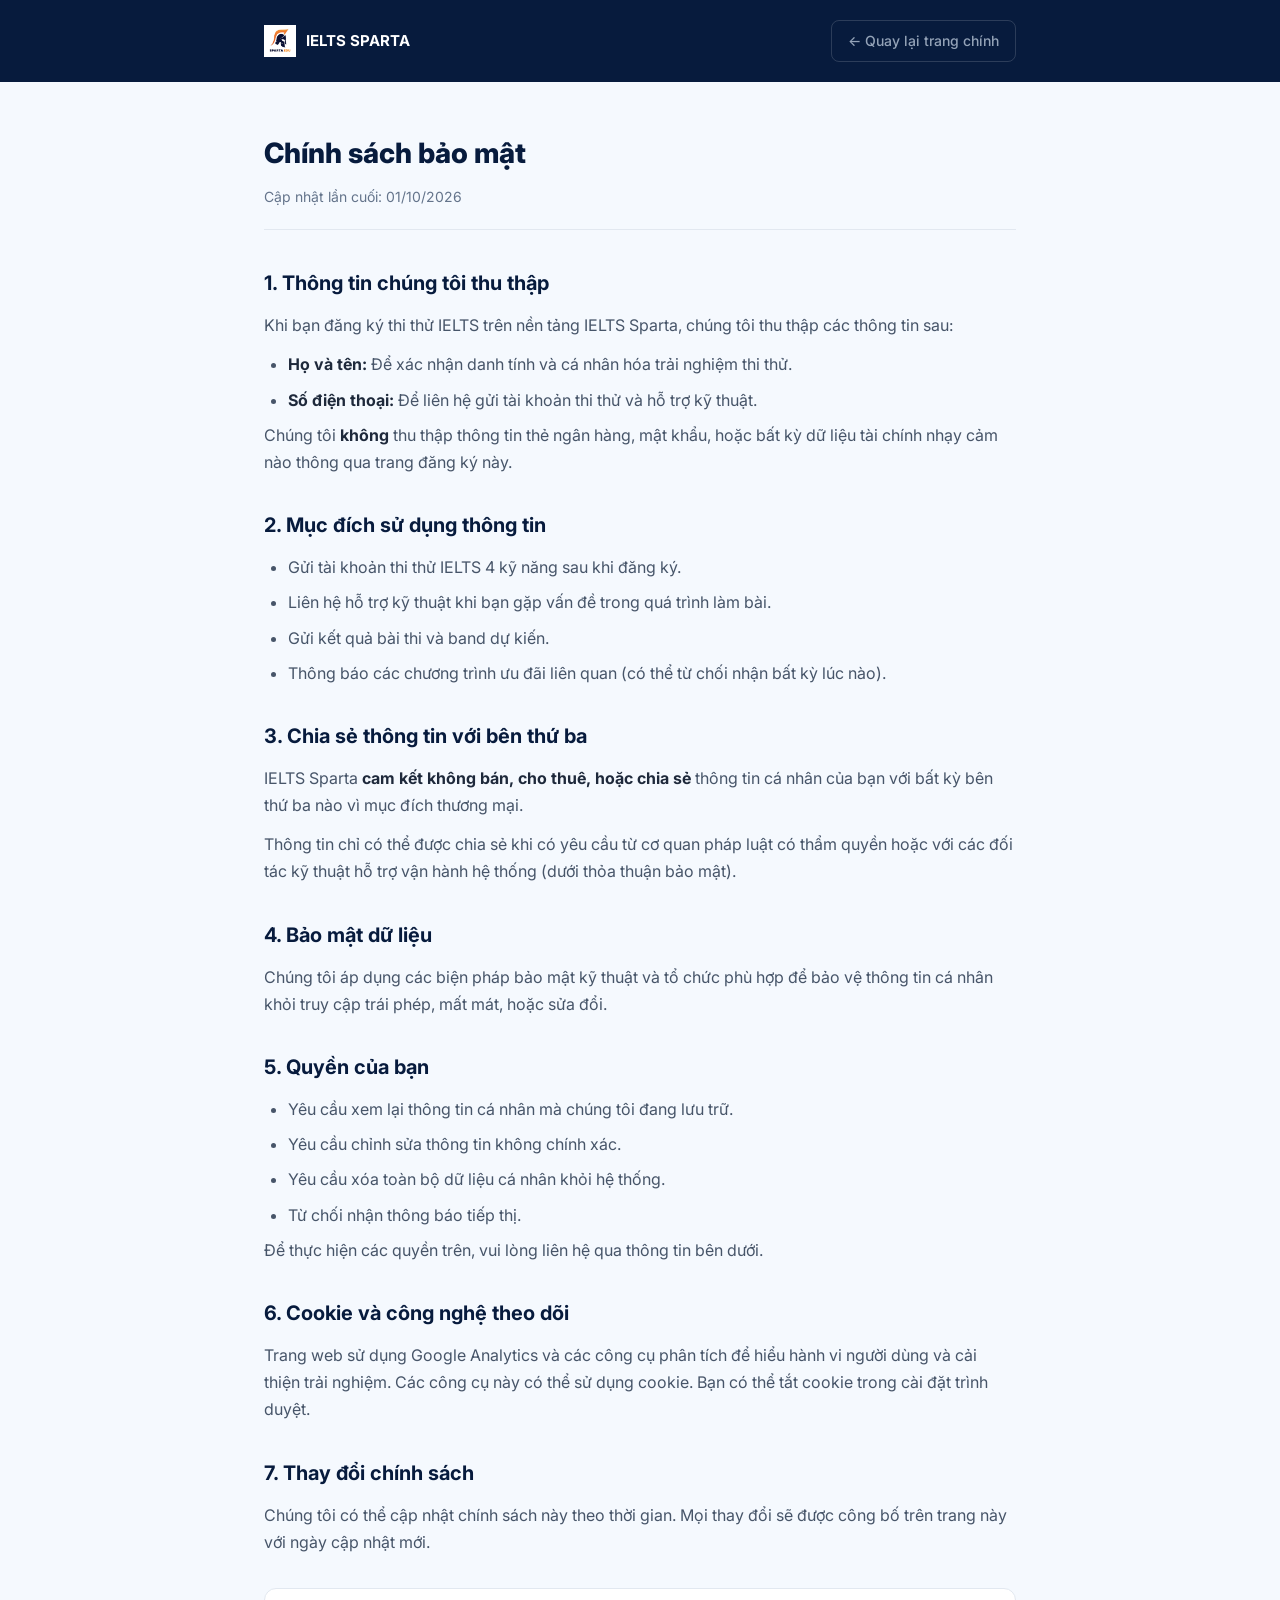
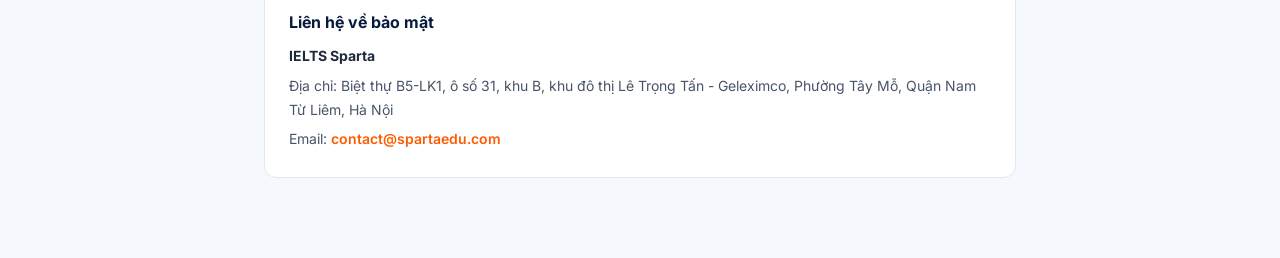
<file: privacy.html>
<!DOCTYPE html>
<html lang="vi">
<head>
  <meta charset="UTF-8">
  <meta name="viewport" content="width=device-width, initial-scale=1.0">
  <title>Chính sách bảo mật | IELTS Sparta</title>
  <meta name="robots" content="noindex, nofollow">
  <link rel="preconnect" href="https://fonts.googleapis.com">
  <link rel="preconnect" href="https://fonts.gstatic.com" crossorigin>
  <link href="https://fonts.googleapis.com/css2?family=Inter:wght@400;500;600;700&display=swap" rel="stylesheet">
  <link rel="icon" type="image/png" href="assets/sparta-logo.png">
  <style>
    *, *::before, *::after { box-sizing: border-box; margin: 0; padding: 0; }
    body {
      font-family: 'Inter', -apple-system, BlinkMacSystemFont, sans-serif;
      background: #F5F9FE;
      color: #1E293B;
      line-height: 1.7;
      font-size: 16px;
    }
    .policy-header {
      background: #071B3D;
      padding: 20px 0;
      position: sticky;
      top: 0;
      z-index: 100;
    }
    .policy-header-inner {
      max-width: 800px;
      margin: 0 auto;
      padding: 0 24px;
      display: flex;
      align-items: center;
      justify-content: space-between;
    }
    .policy-brand {
      display: flex;
      align-items: center;
      gap: 10px;
      text-decoration: none;
      color: #FFFFFF;
      font-weight: 700;
      font-size: 15px;
    }
    .policy-brand img { height: 32px; width: auto; }
    .policy-back-btn {
      display: inline-flex;
      align-items: center;
      gap: 6px;
      color: #94A3B8;
      text-decoration: none;
      font-size: 14px;
      font-weight: 500;
      padding: 8px 16px;
      border-radius: 8px;
      border: 1px solid rgba(255,255,255,0.15);
      transition: all 0.2s;
    }
    .policy-back-btn:hover { color: #FFFFFF; border-color: rgba(255,255,255,0.4); }
    .policy-container {
      max-width: 800px;
      margin: 0 auto;
      padding: 48px 24px 80px;
    }
    h1 { font-size: 28px; font-weight: 800; color: #071B3D; margin-bottom: 8px; }
    .policy-updated { font-size: 14px; color: #64748B; margin-bottom: 36px; padding-bottom: 20px; border-bottom: 1px solid #E2E8F0; }
    h2 { font-size: 20px; font-weight: 700; color: #071B3D; margin: 32px 0 12px; }
    p, li { color: #475569; margin-bottom: 12px; }
    ul { padding-left: 24px; }
    li { margin-bottom: 8px; }
    strong { color: #1E293B; }
    .policy-contact { background: #FFFFFF; border: 1px solid #E2E8F0; border-radius: 12px; padding: 20px 24px; margin-top: 32px; }
    .policy-contact h3 { font-size: 16px; font-weight: 700; color: #071B3D; margin-bottom: 8px; }
    .policy-contact p { margin-bottom: 6px; font-size: 14px; }
    .policy-contact a { color: #FF5A00; text-decoration: none; font-weight: 600; }
    .policy-contact a:hover { text-decoration: underline; }
  </style>
</head>
<body>
  <header class="policy-header">
    <div class="policy-header-inner">
      <a href="index.html" class="policy-brand">
        <img src="assets/sparta-logo.png" alt="IELTS Sparta">
        <span>IELTS SPARTA</span>
      </a>
      <a href="index.html" class="policy-back-btn">← Quay lại trang chính</a>
    </div>
  </header>

  <div class="policy-container">
    <h1>Chính sách bảo mật</h1>
    <p class="policy-updated">Cập nhật lần cuối: 01/10/2026</p>

    <h2>1. Thông tin chúng tôi thu thập</h2>
    <p>Khi bạn đăng ký thi thử IELTS trên nền tảng IELTS Sparta, chúng tôi thu thập các thông tin sau:</p>
    <ul>
      <li><strong>Họ và tên:</strong> Để xác nhận danh tính và cá nhân hóa trải nghiệm thi thử.</li>
      <li><strong>Số điện thoại:</strong> Để liên hệ gửi tài khoản thi thử và hỗ trợ kỹ thuật.</li>
    </ul>
    <p>Chúng tôi <strong>không</strong> thu thập thông tin thẻ ngân hàng, mật khẩu, hoặc bất kỳ dữ liệu tài chính nhạy cảm nào thông qua trang đăng ký này.</p>

    <h2>2. Mục đích sử dụng thông tin</h2>
    <ul>
      <li>Gửi tài khoản thi thử IELTS 4 kỹ năng sau khi đăng ký.</li>
      <li>Liên hệ hỗ trợ kỹ thuật khi bạn gặp vấn đề trong quá trình làm bài.</li>
      <li>Gửi kết quả bài thi và band dự kiến.</li>
      <li>Thông báo các chương trình ưu đãi liên quan (có thể từ chối nhận bất kỳ lúc nào).</li>
    </ul>

    <h2>3. Chia sẻ thông tin với bên thứ ba</h2>
    <p>IELTS Sparta <strong>cam kết không bán, cho thuê, hoặc chia sẻ</strong> thông tin cá nhân của bạn với bất kỳ bên thứ ba nào vì mục đích thương mại.</p>
    <p>Thông tin chỉ có thể được chia sẻ khi có yêu cầu từ cơ quan pháp luật có thẩm quyền hoặc với các đối tác kỹ thuật hỗ trợ vận hành hệ thống (dưới thỏa thuận bảo mật).</p>

    <h2>4. Bảo mật dữ liệu</h2>
    <p>Chúng tôi áp dụng các biện pháp bảo mật kỹ thuật và tổ chức phù hợp để bảo vệ thông tin cá nhân khỏi truy cập trái phép, mất mát, hoặc sửa đổi.</p>

    <h2>5. Quyền của bạn</h2>
    <ul>
      <li>Yêu cầu xem lại thông tin cá nhân mà chúng tôi đang lưu trữ.</li>
      <li>Yêu cầu chỉnh sửa thông tin không chính xác.</li>
      <li>Yêu cầu xóa toàn bộ dữ liệu cá nhân khỏi hệ thống.</li>
      <li>Từ chối nhận thông báo tiếp thị.</li>
    </ul>
    <p>Để thực hiện các quyền trên, vui lòng liên hệ qua thông tin bên dưới.</p>

    <h2>6. Cookie và công nghệ theo dõi</h2>
    <p>Trang web sử dụng Google Analytics và các công cụ phân tích để hiểu hành vi người dùng và cải thiện trải nghiệm. Các công cụ này có thể sử dụng cookie. Bạn có thể tắt cookie trong cài đặt trình duyệt.</p>

    <h2>7. Thay đổi chính sách</h2>
    <p>Chúng tôi có thể cập nhật chính sách này theo thời gian. Mọi thay đổi sẽ được công bố trên trang này với ngày cập nhật mới.</p>

    <div class="policy-contact">
      <h3>Liên hệ về bảo mật</h3>
      <p><strong>IELTS Sparta</strong></p>
      <p>Địa chỉ: Biệt thự B5-LK1, ô số 31, khu B, khu đô thị Lê Trọng Tấn - Geleximco, Phường Tây Mỗ, Quận Nam Từ Liêm, Hà Nội</p>
      <p>Email: <a href="mailto:contact@spartaedu.com">contact@spartaedu.com</a></p>
    </div>
  </div>
</body>
</html>
</file>
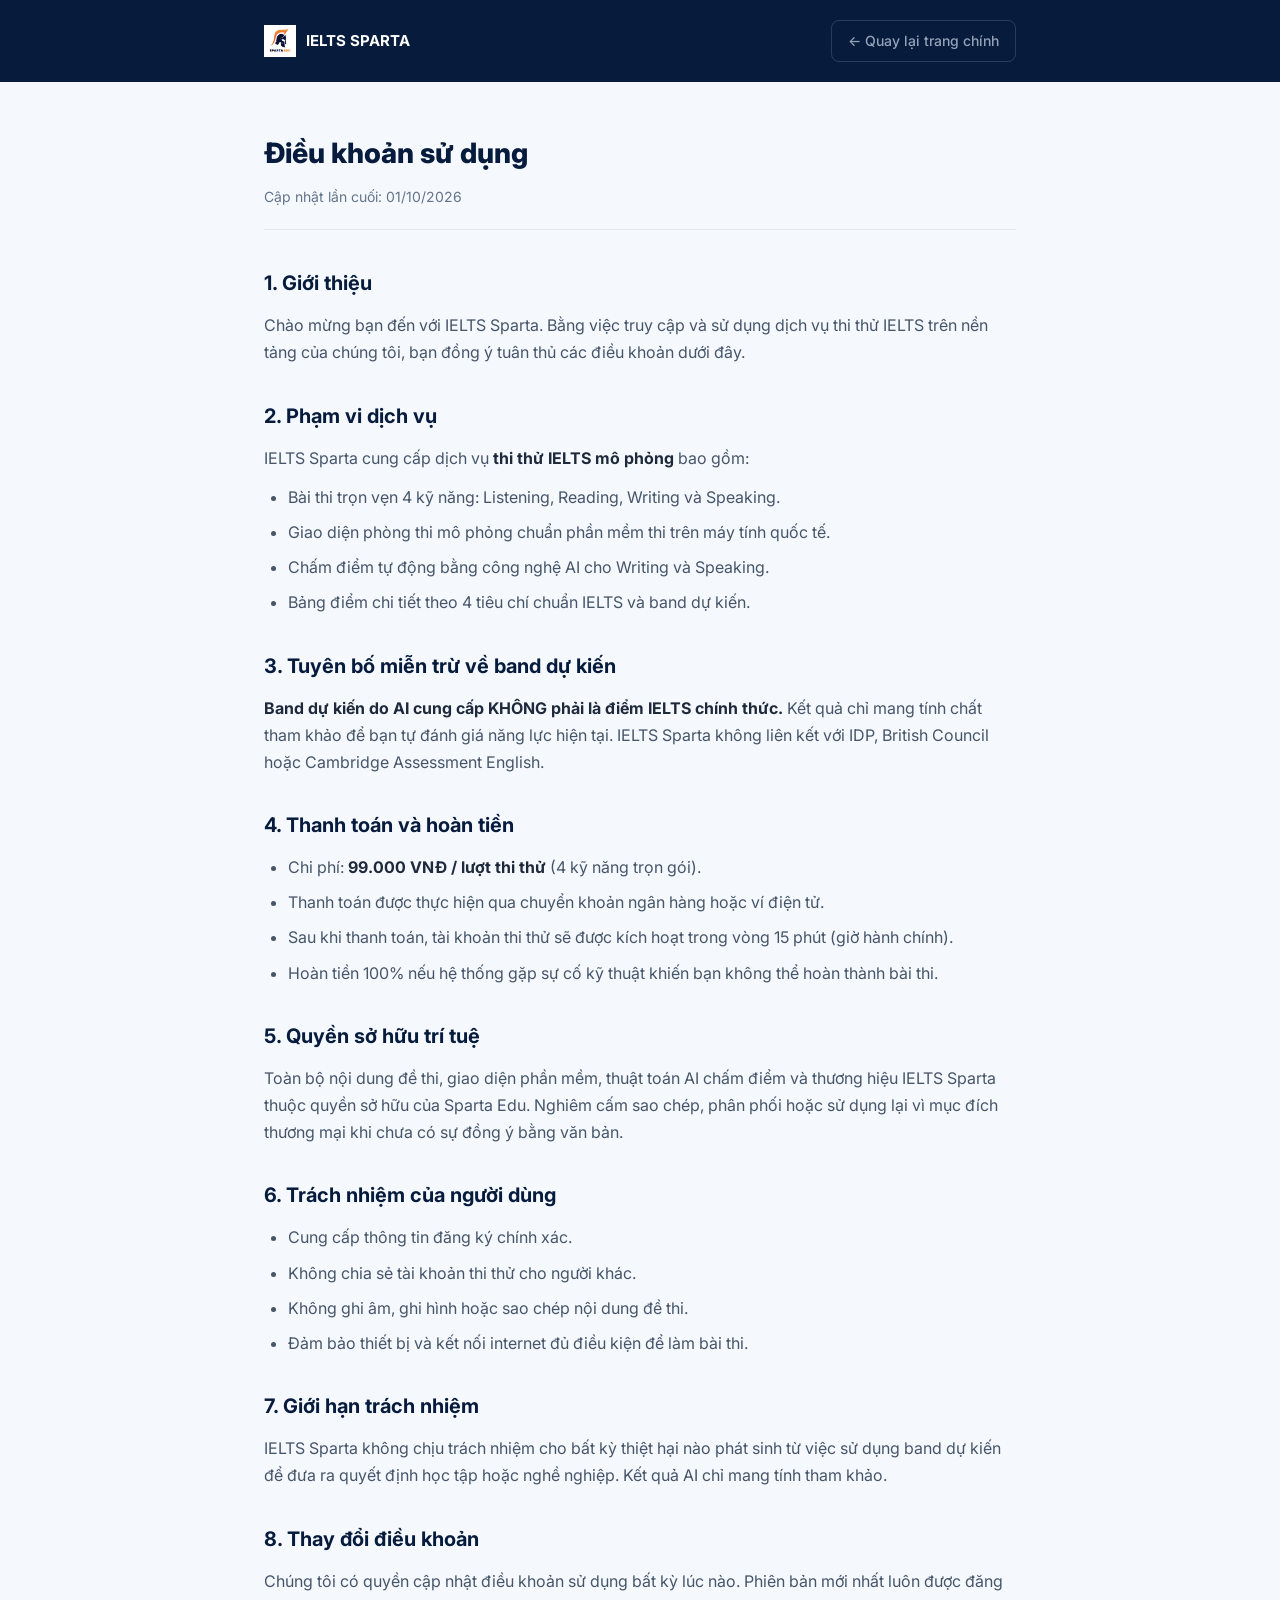
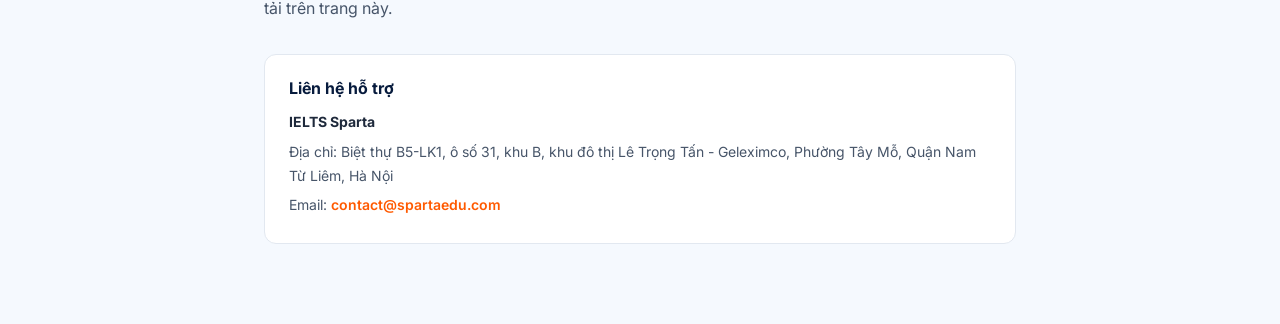
<file: terms.html>
<!DOCTYPE html>
<html lang="vi">
<head>
  <meta charset="UTF-8">
  <meta name="viewport" content="width=device-width, initial-scale=1.0">
  <title>Điều khoản sử dụng | IELTS Sparta</title>
  <meta name="robots" content="noindex, nofollow">
  <link rel="preconnect" href="https://fonts.googleapis.com">
  <link rel="preconnect" href="https://fonts.gstatic.com" crossorigin>
  <link href="https://fonts.googleapis.com/css2?family=Inter:wght@400;500;600;700&display=swap" rel="stylesheet">
  <link rel="icon" type="image/png" href="assets/sparta-logo.png">
  <style>
    *, *::before, *::after { box-sizing: border-box; margin: 0; padding: 0; }
    body { font-family: 'Inter', -apple-system, BlinkMacSystemFont, sans-serif; background: #F5F9FE; color: #1E293B; line-height: 1.7; font-size: 16px; }
    .policy-header { background: #071B3D; padding: 20px 0; position: sticky; top: 0; z-index: 100; }
    .policy-header-inner { max-width: 800px; margin: 0 auto; padding: 0 24px; display: flex; align-items: center; justify-content: space-between; }
    .policy-brand { display: flex; align-items: center; gap: 10px; text-decoration: none; color: #FFFFFF; font-weight: 700; font-size: 15px; }
    .policy-brand img { height: 32px; width: auto; }
    .policy-back-btn { display: inline-flex; align-items: center; gap: 6px; color: #94A3B8; text-decoration: none; font-size: 14px; font-weight: 500; padding: 8px 16px; border-radius: 8px; border: 1px solid rgba(255,255,255,0.15); transition: all 0.2s; }
    .policy-back-btn:hover { color: #FFFFFF; border-color: rgba(255,255,255,0.4); }
    .policy-container { max-width: 800px; margin: 0 auto; padding: 48px 24px 80px; }
    h1 { font-size: 28px; font-weight: 800; color: #071B3D; margin-bottom: 8px; }
    .policy-updated { font-size: 14px; color: #64748B; margin-bottom: 36px; padding-bottom: 20px; border-bottom: 1px solid #E2E8F0; }
    h2 { font-size: 20px; font-weight: 700; color: #071B3D; margin: 32px 0 12px; }
    p, li { color: #475569; margin-bottom: 12px; }
    ul { padding-left: 24px; }
    li { margin-bottom: 8px; }
    strong { color: #1E293B; }
    .policy-contact { background: #FFFFFF; border: 1px solid #E2E8F0; border-radius: 12px; padding: 20px 24px; margin-top: 32px; }
    .policy-contact h3 { font-size: 16px; font-weight: 700; color: #071B3D; margin-bottom: 8px; }
    .policy-contact p { margin-bottom: 6px; font-size: 14px; }
    .policy-contact a { color: #FF5A00; text-decoration: none; font-weight: 600; }
    .policy-contact a:hover { text-decoration: underline; }
  </style>
</head>
<body>
  <header class="policy-header">
    <div class="policy-header-inner">
      <a href="index.html" class="policy-brand">
        <img src="assets/sparta-logo.png" alt="IELTS Sparta">
        <span>IELTS SPARTA</span>
      </a>
      <a href="index.html" class="policy-back-btn">← Quay lại trang chính</a>
    </div>
  </header>

  <div class="policy-container">
    <h1>Điều khoản sử dụng</h1>
    <p class="policy-updated">Cập nhật lần cuối: 01/10/2026</p>

    <h2>1. Giới thiệu</h2>
    <p>Chào mừng bạn đến với IELTS Sparta. Bằng việc truy cập và sử dụng dịch vụ thi thử IELTS trên nền tảng của chúng tôi, bạn đồng ý tuân thủ các điều khoản dưới đây.</p>

    <h2>2. Phạm vi dịch vụ</h2>
    <p>IELTS Sparta cung cấp dịch vụ <strong>thi thử IELTS mô phỏng</strong> bao gồm:</p>
    <ul>
      <li>Bài thi trọn vẹn 4 kỹ năng: Listening, Reading, Writing và Speaking.</li>
      <li>Giao diện phòng thi mô phỏng chuẩn phần mềm thi trên máy tính quốc tế.</li>
      <li>Chấm điểm tự động bằng công nghệ AI cho Writing và Speaking.</li>
      <li>Bảng điểm chi tiết theo 4 tiêu chí chuẩn IELTS và band dự kiến.</li>
    </ul>

    <h2>3. Tuyên bố miễn trừ về band dự kiến</h2>
    <p><strong>Band dự kiến do AI cung cấp KHÔNG phải là điểm IELTS chính thức.</strong> Kết quả chỉ mang tính chất tham khảo để bạn tự đánh giá năng lực hiện tại. IELTS Sparta không liên kết với IDP, British Council hoặc Cambridge Assessment English.</p>

    <h2>4. Thanh toán và hoàn tiền</h2>
    <ul>
      <li>Chi phí: <strong>99.000 VNĐ / lượt thi thử</strong> (4 kỹ năng trọn gói).</li>
      <li>Thanh toán được thực hiện qua chuyển khoản ngân hàng hoặc ví điện tử.</li>
      <li>Sau khi thanh toán, tài khoản thi thử sẽ được kích hoạt trong vòng 15 phút (giờ hành chính).</li>
      <li>Hoàn tiền 100% nếu hệ thống gặp sự cố kỹ thuật khiến bạn không thể hoàn thành bài thi.</li>
    </ul>

    <h2>5. Quyền sở hữu trí tuệ</h2>
    <p>Toàn bộ nội dung đề thi, giao diện phần mềm, thuật toán AI chấm điểm và thương hiệu IELTS Sparta thuộc quyền sở hữu của Sparta Edu. Nghiêm cấm sao chép, phân phối hoặc sử dụng lại vì mục đích thương mại khi chưa có sự đồng ý bằng văn bản.</p>

    <h2>6. Trách nhiệm của người dùng</h2>
    <ul>
      <li>Cung cấp thông tin đăng ký chính xác.</li>
      <li>Không chia sẻ tài khoản thi thử cho người khác.</li>
      <li>Không ghi âm, ghi hình hoặc sao chép nội dung đề thi.</li>
      <li>Đảm bảo thiết bị và kết nối internet đủ điều kiện để làm bài thi.</li>
    </ul>

    <h2>7. Giới hạn trách nhiệm</h2>
    <p>IELTS Sparta không chịu trách nhiệm cho bất kỳ thiệt hại nào phát sinh từ việc sử dụng band dự kiến để đưa ra quyết định học tập hoặc nghề nghiệp. Kết quả AI chỉ mang tính tham khảo.</p>

    <h2>8. Thay đổi điều khoản</h2>
    <p>Chúng tôi có quyền cập nhật điều khoản sử dụng bất kỳ lúc nào. Phiên bản mới nhất luôn được đăng tải trên trang này.</p>

    <div class="policy-contact">
      <h3>Liên hệ hỗ trợ</h3>
      <p><strong>IELTS Sparta</strong></p>
      <p>Địa chỉ: Biệt thự B5-LK1, ô số 31, khu B, khu đô thị Lê Trọng Tấn - Geleximco, Phường Tây Mỗ, Quận Nam Từ Liêm, Hà Nội</p>
      <p>Email: <a href="mailto:contact@spartaedu.com">contact@spartaedu.com</a></p>
    </div>
  </div>
</body>
</html>
</file>
